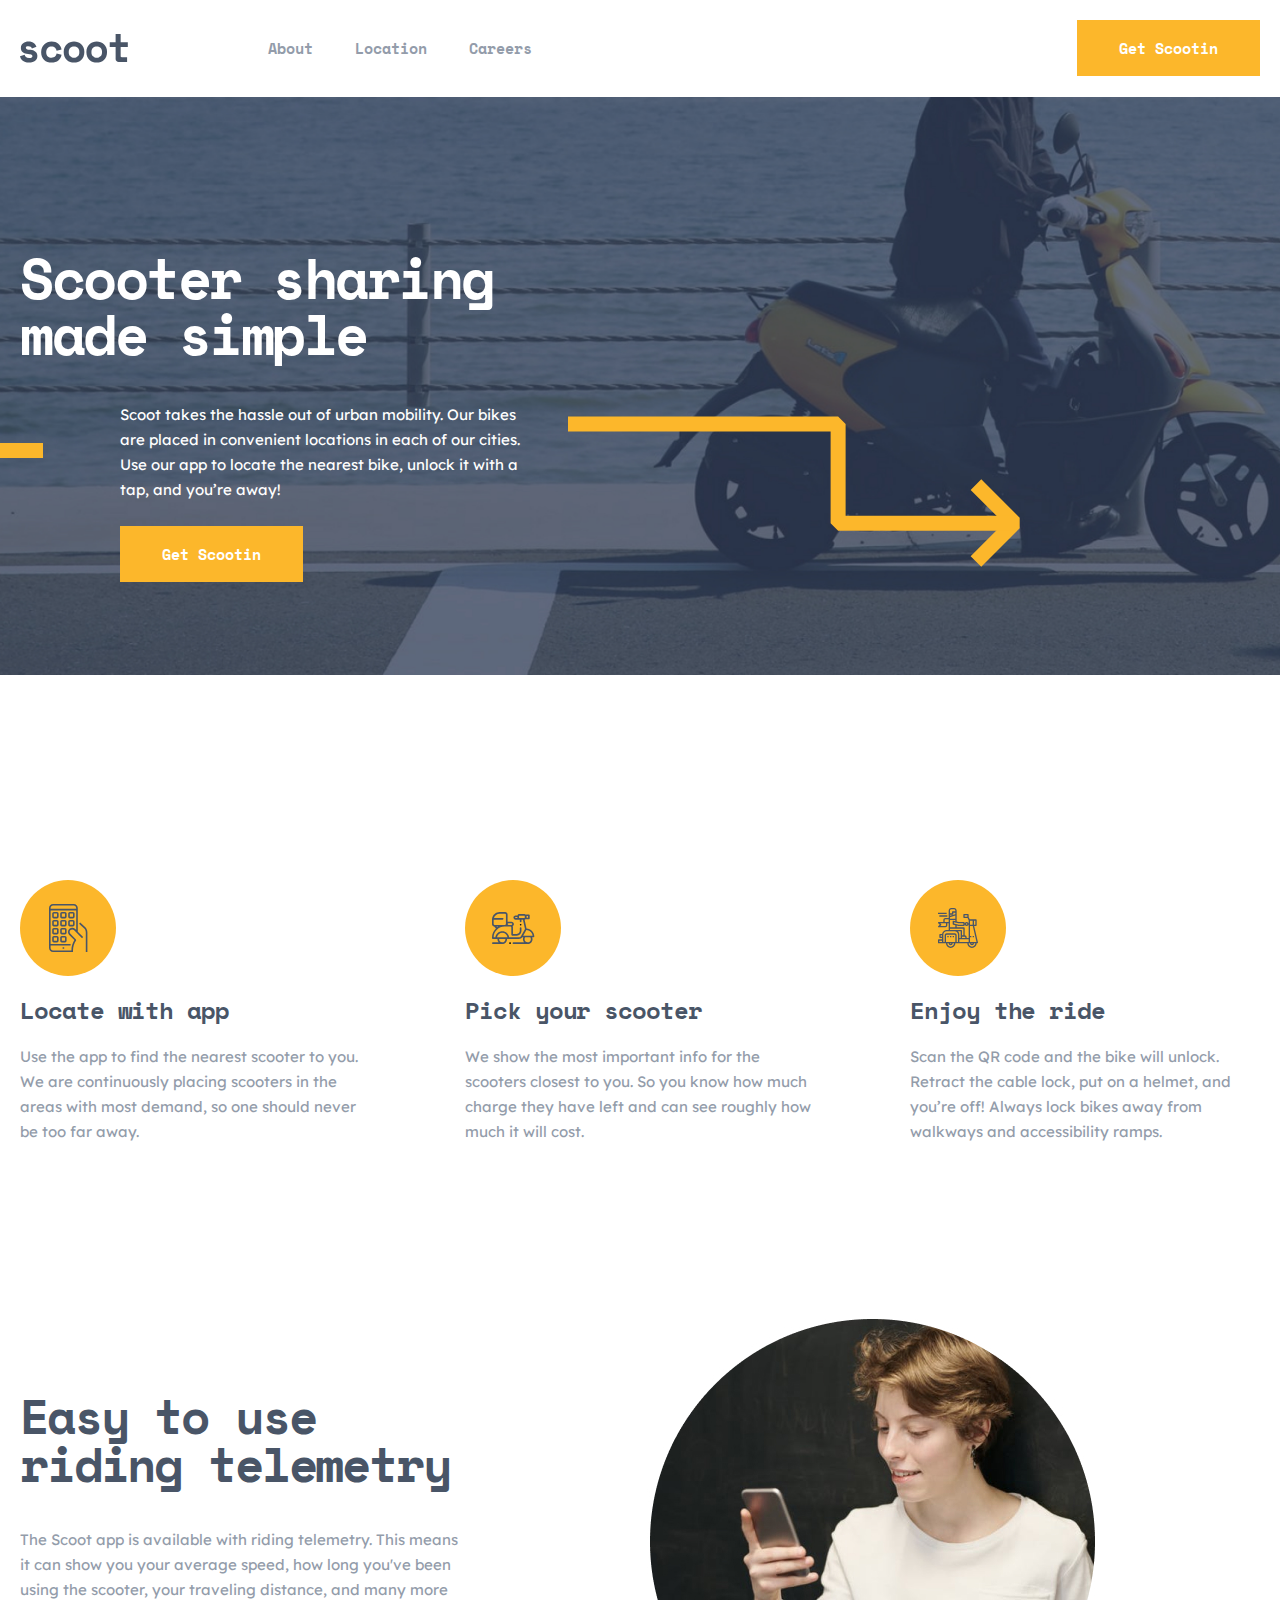
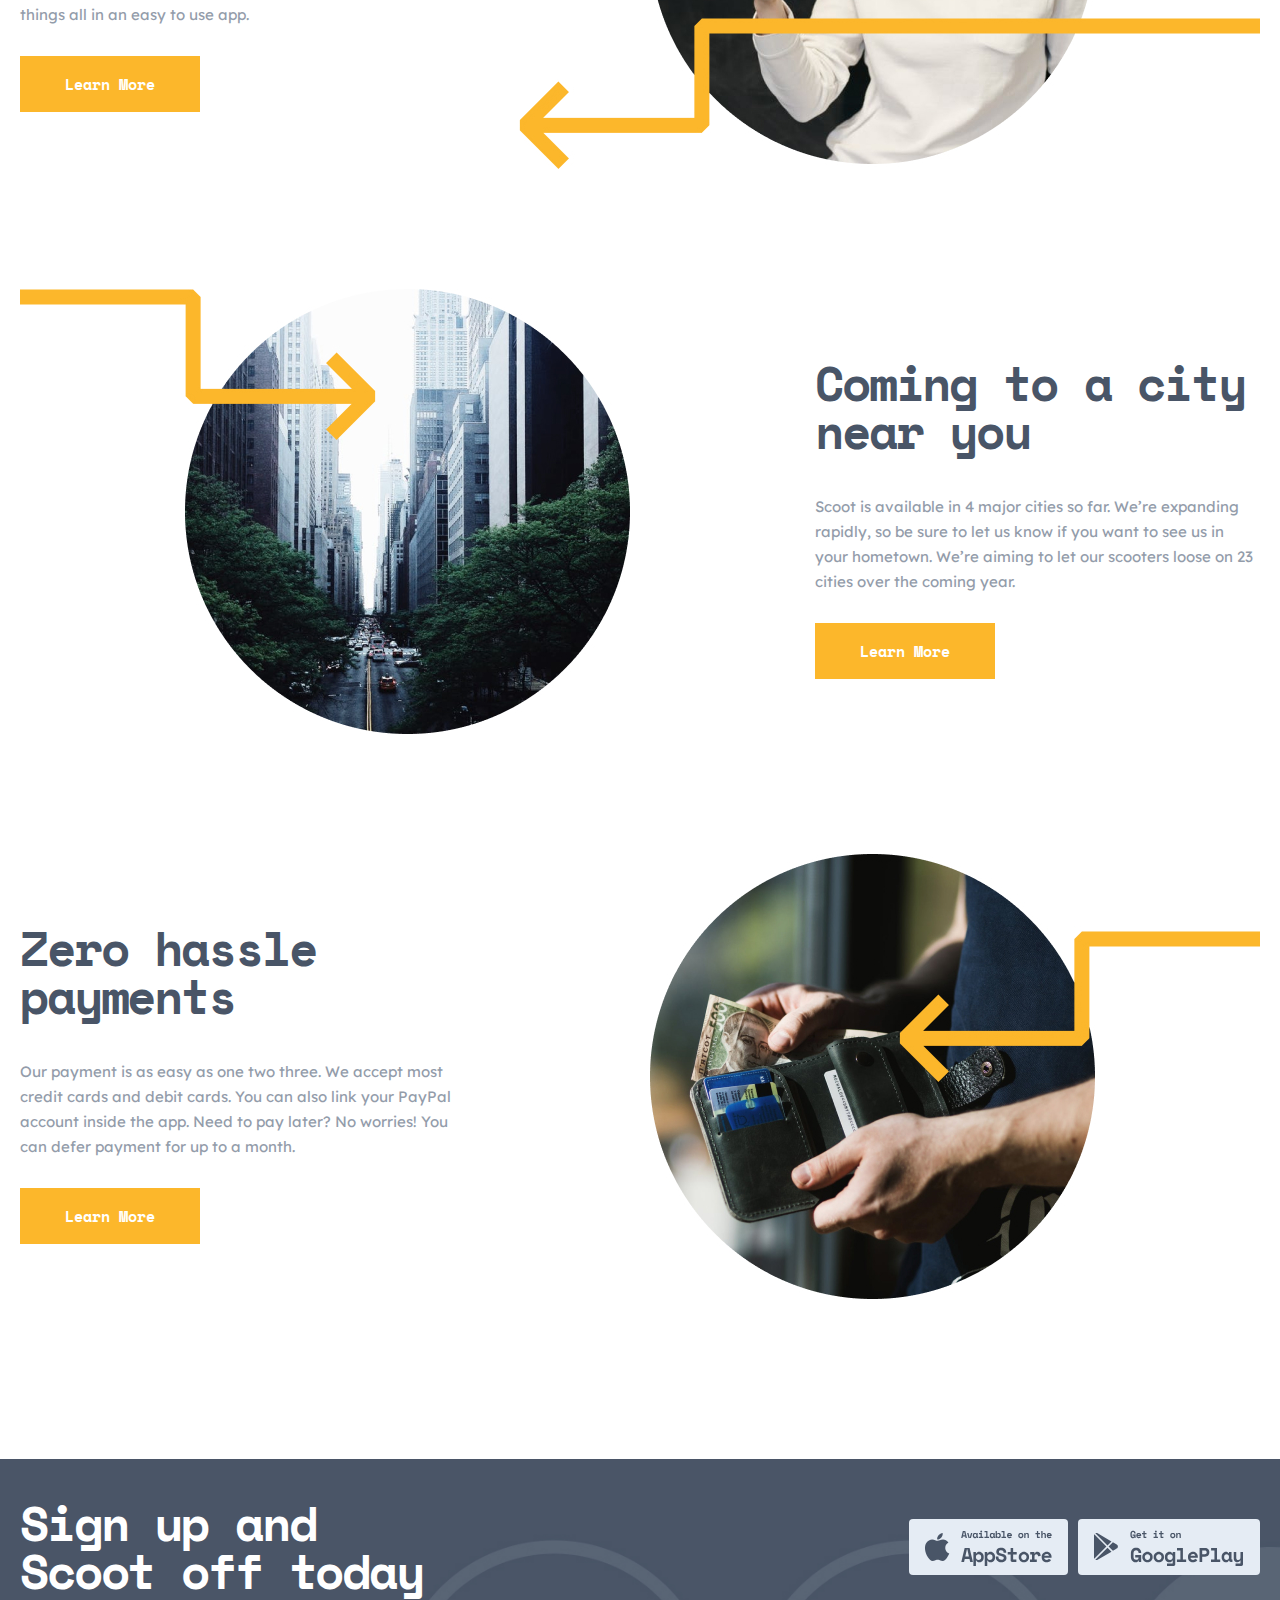
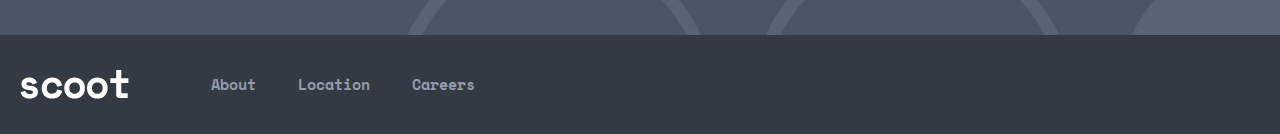
<file: index.html>
<!DOCTYPE html>
<html lang="en">

<head>
  <meta charset="UTF-8">
  <meta http-equiv="X-UA-Compatible" content="IE=edge">
  <meta name="viewport" content="width=device-width, initial-scale=1.0">
  <title>Scoot</title>
  <link rel="stylesheet" href="https://cdnjs.cloudflare.com/ajax/libs/font-awesome/6.2.1/css/all.min.css"
    integrity="sha512-MV7K8+y+gLIBoVD59lQIYicR65iaqukzvf/nwasF0nqhPay5w/9lJmVM2hMDcnK1OnMGCdVK+iQrJ7lzPJQd1w=="
    crossorigin="anonymous" referrerpolicy="no-referrer" />
  <link rel="stylesheet" href="./css/main.css">
</head>

<body>
  <!-- Getting started -->

  <!-- Header -->
  <header class="site-header">
    <h1 class="visually-hidden">Site scoot</h1>
    <div class="container">
      <div class="site-header__inner">
        <img class="menu-btn" src="./images/menu-btn.svg" alt="Menu button mobile">
        <div class="logo">
          <a href="./index.html">
            <img src="./images/header-logo.svg" alt="Site-header-logo">
          </a>
        </div>
        <nav class="navbar">
          <ul class="navbar__list">
            <li class="navbar__item">
              <a class="navbar__link" href="./about.html">About</a>
              <a class="navbar__link" href="./location.html">Location</a>
              <a class="navbar__link" href="./careers.html">Careers</a>
            </li>
          </ul>
        </nav>
        <div class="site-button">
          <a class="site-btnclass" href="#">Get Scootin</a>
        </div>
      </div>
    </div>
  </header>
  <!-- Header -->

  <main>
    <!-- Hero -->
    <section class="hero">
      <div class="container">
        <div class="hero__inner">
          <div class="hero__title">
            <h2>Scooter sharing made simple</h2>
            <div class="hero__text">
              <p>Scoot takes the hassle out of urban mobility. Our bikes are placed in convenient
                locations in each of our cities. Use our app to locate the nearest bike, unlock it with
                a tap, and you’re away!</p>
              <div class="site-button">
                <a class="site-btnclass " href="#">Get Scootin</a>
              </div>
            </div>
          </div>
        </div>
      </div>
    </section>
    <!-- Hero -->

    <!-- Services -->
    <section class="service">
      <div class="container">
        <div class="service__inner">
          <div class="service__boxes">
            <h3>Locate with app</h3>
            <p>Use the app to find the nearest scooter to you. We are continuously placing scooters in the areas with
              most demand, so one should never be too far away. </p>
          </div>
          <div class="service__boxes">
            <h3>Pick your scooter</h3>
            <p>We show the most important info for the scooters closest to you. So you know how much charge they have
              left and can see roughly how much it will cost.</p>
          </div>
          <div class="service__boxes">
            <h3>Enjoy the ride</h3>
            <p>Scan the QR code and the bike will unlock. Retract the cable lock, put on a helmet, and you’re off!
              Always lock bikes away from walkways and accessibility ramps.</p>
          </div>
        </div>
      </div>
    </section>
    <!-- Services -->

    <!-- Features -->
    <div class="features">
      <div class="container">
        <div class="features__lap">
          <div class="features__box">
            <h4>Easy to use
              riding telemetry</h4>
            <p>The Scoot app is available with riding telemetry. This means it can show you your average speed, how
              long you've been using the scooter, your traveling distance, and many more things all in an easy to use
              app.</p>
            <a href="#">Learn More</a>
          </div>
          <div class="features__pic">
            <img src="./images/features-img-1.jpg"
              srcset="./images/features-img-1.jpg 1x, ./images/features-img-1@2x.jpg 2x" alt="Features pic">
          </div>
        </div>

        <div class="features__lap">
          <div class="features__box">
            <h4>Coming to a city near you</h4>
            <p>Scoot is available in 4 major cities so far. We’re expanding rapidly, so be sure to let us know if you
              want to see us in your hometown. We’re aiming to let our scooters loose on 23 cities over the coming year.
            </p>
            <a href="#">Learn More</a>
          </div>
          <div class="features__pic">
            <img src="./images/features-img-2.jpg"
              srcset="./images/features-img-2.jpg 1x, ./images/features-img-2@2x.jpg 2x" alt="Features pic">
          </div>
        </div>

        <div class="features__lap">
          <div class="features__box">
            <h4>Zero hassle payments</h4>
            <p>Our payment is as easy as one two three. We accept most credit cards and debit cards. You can also link
              your PayPal account inside the app. Need to pay later? No worries! You can defer payment for up to a
              month.</p>
            <a href="#">Learn More</a>
          </div>
          <div class="features__pic">
            <img src="./images/features-img-3.jpg"
              srcset="./images/features-img-3.jpg 1x, ./images/features-img-3@2x.jpg 2x" alt="Features pic">
          </div>
        </div>
      </div>
    </div>
    <!-- Features -->

    <!-- Footer up -->
    <section class="footer-up">
      <div class="container">
        <div class="footer-up__inner">
          <div class="footer-up__content footer-up__content--first">
            <h2>Sign up and Scoot off today</h2>
          </div>
          <div class="footer-up__content footer-up__content--second">
            <a href="https://apple/com/scoot" target="_blank">
              <img src="./images/download-apple.svg" alt="Download AppleStore">
            </a>
            <a href="https://playstore.com/scoot" target="_blank">
              <img src="./images/download-googleplay.svg" alt="Download GooglePlay">
            </a>
          </div>
        </div>
      </div>
    </section>
    <!-- Footer up -->
  </main>

  <footer class="site-footer">
    <div class="container">
      <div class="site-footer__inner">
        <a href="#">
          <img src="./images/footer-logo.svg" alt="Footer logo">
        </a>
        <ul class="navbar__list">
          <li class="navbar__item">
            <a class="navbar__link" href="#">About</a>
            <a class="navbar__link" href="#">Location</a>
            <a class="navbar__link" href="#">Careers</a>
          </li>
        </ul>
        <div class="footer__networks">
          <a href="https://facebook.com" target="_blank" class="fa-brands fa-facebook"></a>
          <a href="https://twitter.com" target="_blank" class="fa-brands fa-twitter"></a>
          <a href="https://instagram.com" target="_blank" class="fa-brands fa-instagram"></a>
        </div>
      </div>
    </div>
  </footer>
</body>

</html>
<!--
     Git checkout -b '' yangi branch yaratadi 

     Git add . 'Hamma ozgarishlani oladi'
     Git commit -m 'Add smth' Commit qiladi branch
     Git checkout 'branch ismi' branchdan brancha otish
-->
</file>
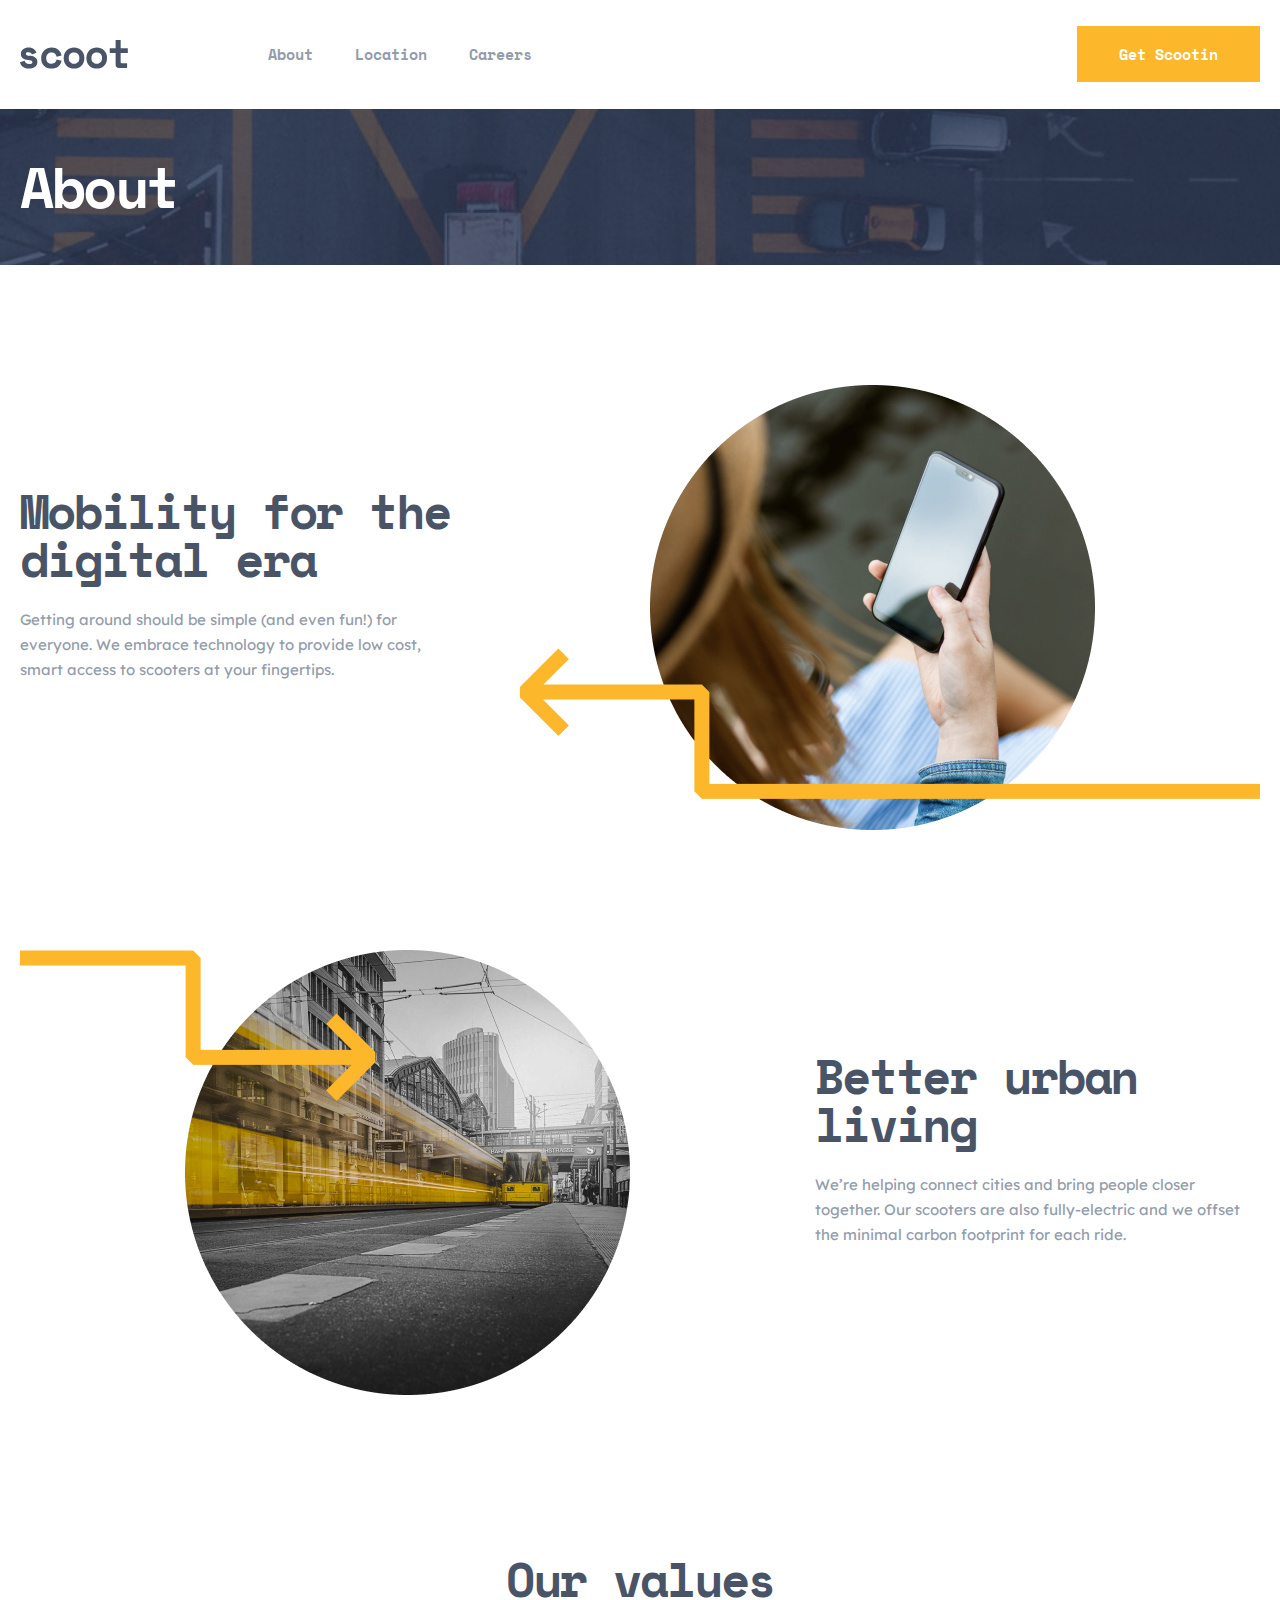
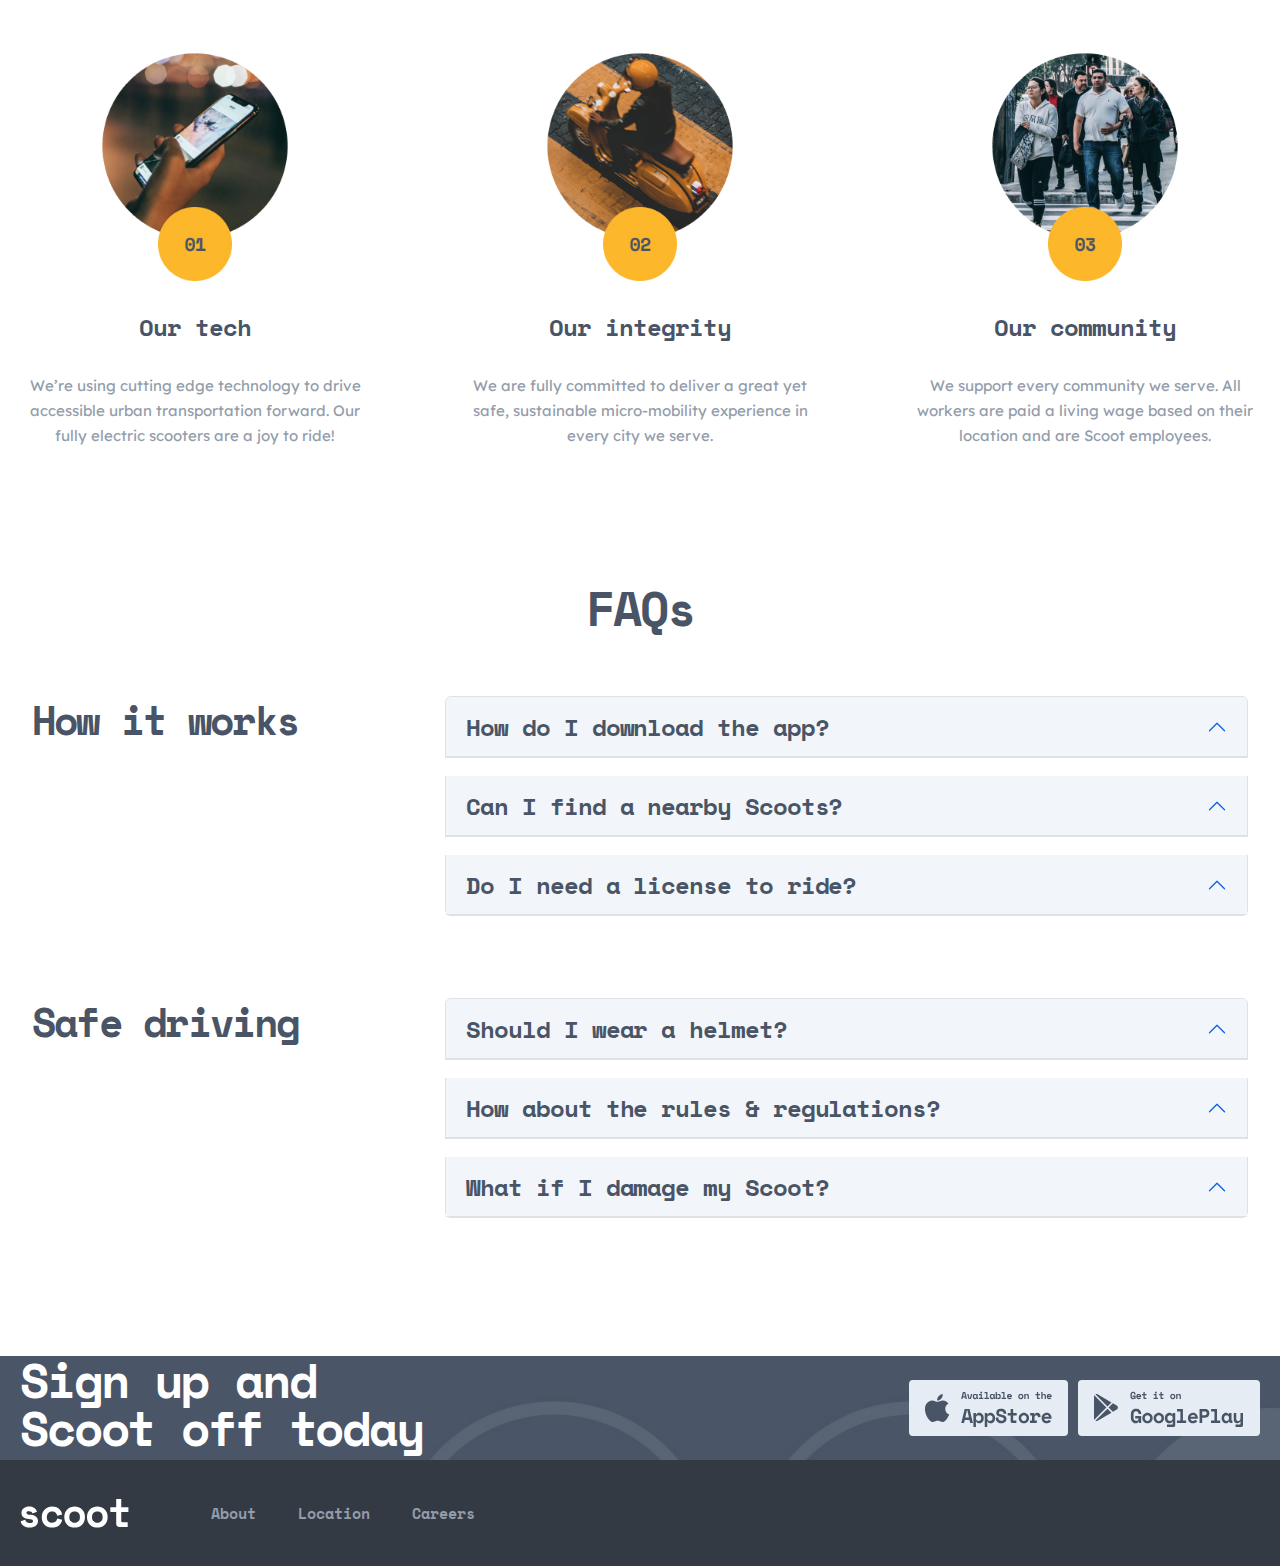
<file: about.html>
<!DOCTYPE html>
<html lang="en">

<head>
    <meta charset="UTF-8">
    <meta http-equiv="X-UA-Compatible" content="IE=edge">
    <meta name="viewport" content="width=device-width, initial-scale=1.0">
    <title>About us</title>
    <link rel="stylesheet" href="https://cdnjs.cloudflare.com/ajax/libs/font-awesome/6.2.1/css/all.min.css"
        integrity="sha512-MV7K8+y+gLIBoVD59lQIYicR65iaqukzvf/nwasF0nqhPay5w/9lJmVM2hMDcnK1OnMGCdVK+iQrJ7lzPJQd1w=="
        crossorigin="anonymous" referrerpolicy="no-referrer" />
    <link rel="stylesheet" href="./bootstrap-5.2.2-dist/bootstrap-5.2.2-dist/css/bootstrap.css">
    <link rel="stylesheet" href="./css/main.css">
</head>

<body>

    <!-- Header -->
    <header class="site-header">
        <h1 class="visually-hidden">Site scoot</h1>
        <div class="container">
            <div class="site-header__inner">
                <img class="menu-btn" src="./images/menu-btn.svg" alt="Menu button mobile">
                <div class="logo">
                    <a href="./index.html">
                        <img src="./images/header-logo.svg" alt="Site-header-logo">
                    </a>
                </div>
                <nav class="navbar">
                    <ul class="navbar__list">
                        <li class="navbar__item">
                            <a class="navbar__link" href="#">About</a>
                            <a class="navbar__link" href="./location.html">Location</a>
                            <a class="navbar__link" href="./careers.html">Careers</a>
                        </li>
                    </ul>
                </nav>
                <div class="site-button">
                    <a class="site-btnclass" href="#">Get Scootin</a>
                </div>
            </div>
        </div>
    </header>
    <!-- Header -->

    <!-- Hero -->
    <main>
        <section class="hero hero--second">
            <div class="container">
                <div class="hero__title">
                    <h2>About</h2>
                </div>
            </div>
        </section>
        <!-- Hero -->

        <!-- Features -->
        <section class="features">
            <div class="container">
                <div class="features__lap">
                    <div class="features__box">
                        <h4>Mobility for the digital era</h4>
                        <p>Getting around should be simple (and even fun!) for everyone. We embrace technology to
                            provide
                            low cost, smart access to scooters at your fingertips.</p>
                    </div>
                    <div class="features__pic">
                        <img src="./images/about-feature-1.jpg"
                            srcset="./images/about-feature-1.jpg 1x, ./images/about-feature-1@2x.jpg 2x"
                            alt="Features pic">
                    </div>
                </div>

                <div class="features__lap">
                    <div class="features__box">
                        <h4>Better urban living</h4>
                        <p>We’re helping connect cities and bring people closer together. Our scooters are also
                            fully-electric and we offset the minimal carbon footprint for each ride.
                        </p>
                    </div>
                    <div class="features__pic">
                        <img src="./images/about-feature-2.jpg"
                            srcset="./images/about-feature-2.jpg 1x, ./images/about-feature-2@2x.jpg 2x"
                            alt="Features pic">
                    </div>
                </div>
            </div>
        </section>
        <!-- Features -->

        <!-- Values -->
        <section class="values">
            <div class="container">
                <h2>Our values</h2>
                <div class="values__inner">
                    <div class="values__box values__box--first">
                        <h3 class="values__title">Our tech</h3>
                        <p>We’re using cutting edge technology to drive accessible urban transportation forward. Our
                            fully electric scooters are a joy to ride!</p>
                    </div>
                    <div class="values__box values__box--second">
                        <h3 class="values__title">Our integrity</h3>
                        <p>We are fully committed to deliver a great yet safe, sustainable micro-mobility experience in
                            every city we serve.</p>
                    </div>
                    <div class="values__box values__box--third">
                        <h3 class="values__title">Our community</h3>
                        <p>We support every community we serve. All workers are paid a living wage based on their
                            location and are Scoot employees.</p>
                    </div>
                </div>
            </div>
        </section>
        <!-- Values -->

        <!-- FAQs -->
        <div class="faq">
            <div class="container">
                <h2>FAQs</h2>
                <div class="row faq__inner">
                    <div class="col-12 col-sm-12 col-md-6 col-lg-4 faq__box">
                        <h3 class="mb-3">How it works</h3>
                    </div>

                    <div class="col-12 col-sm-12 col-md-6 col-lg-8 faq__box">
                        <div class="accordion" id="accordionExample">
                            <!-- 1-accordion -->
                            <div class="accordion-item">
                                <h2 class="accordion-header" id="headingOne">
                                    <button class="accordion-button" type="button" data-bs-toggle="collapse"
                                        data-bs-target="#collapseOne" aria-controls="collapseOne">
                                        How do I download the app?
                                    </button>
                                </h2>
                                <div id="collapseOne" class="accordion-collapse collapse" aria-labelledby="headingOne"
                                    data-bs-parent="#accordionExample">
                                    <div class="accordion-body">
                                        <p>To download the Scoot app, you can search “Scoot” in both the App and Google
                                            Play stores. An even simpler way to do it would be to click the relevant
                                            link at the bottom of this page and you’ll be re-directed to the correct
                                            page.</p>
                                    </div>
                                </div>
                            </div>

                            <!-- 2-accordion -->
                            <div class="accordion-item">
                                <h2 class="accordion-header" id="headingOne">
                                    <button class="accordion-button" type="button" data-bs-toggle="collapse"
                                        data-bs-target="#collapseTwo" aria-controls="collapseOne">
                                        Can I find a nearby Scoots?
                                    </button>
                                </h2>
                                <div id="collapseTwo" class="accordion-collapse collapse " aria-labelledby="headingOne"
                                    data-bs-parent="#accordionExample">
                                    <div class="accordion-body">
                                        <p>Yes absolutely, and also We can deliver it to your desired place!</p>
                                    </div>
                                </div>
                            </div>

                            <!-- 3-accordion -->
                            <div class="accordion-item">
                                <h2 class="accordion-header" id="headingOne">
                                    <button class="accordion-button" type="button" data-bs-toggle="collapse"
                                        data-bs-target="#collapseThree" aria-controls="collapseOne">
                                        Do I need a license to ride?
                                    </button>
                                </h2>
                                <div id="collapseThree" class="accordion-collapse collapse "
                                    aria-labelledby="headingOne" data-bs-parent="#accordionExample">
                                    <div class="accordion-body">
                                        <p>No, It is not required to have a license at the beginning!</p>
                                    </div>
                                </div>
                            </div>

                        </div>

                    </div>
                </div>

                <!-- 2-SECTION OF ACCORDION -->
                <div class="row faq__inner">
                    <div class="col-12 col-sm-12 col-md-6 col-lg-4 faq__box">
                        <h3 class="mb-3">Safe driving</h3>
                    </div>

                    <div class="col-12 col-sm-12 col-md-6 col-lg-8 faq__box">
                        <div class="accordion" id="accordionExample">
                            <!-- 1-accordion -->
                            <div class="accordion-item">
                                <h2 class="accordion-header" id="headingOne">
                                    <button class="accordion-button" type="button" data-bs-toggle="collapse"
                                        data-bs-target="#collapseFourth" aria-controls="collapseOne">
                                        Should I wear a helmet?
                                    </button>
                                </h2>
                                <div id="collapseFourth" class="accordion-collapse collapse"
                                    aria-labelledby="headingOne" data-bs-parent="#accordionExample">
                                    <div class="accordion-body">
                                        <p>Yes, please do! All cities have different laws. But we strongly strongly
                                            strongly recommend always wearing a helmet regardless of the local laws. We
                                            like you and we want you to be as safe as possible while Scooting.</p>
                                    </div>
                                </div>
                            </div>

                            <!-- 2-accordion -->
                            <div class="accordion-item">
                                <h2 class="accordion-header" id="headingOne">
                                    <button class="accordion-button" type="button" data-bs-toggle="collapse"
                                        data-bs-target="#collapseFifth" aria-controls="collapseOne">
                                        How about the rules & regulations?
                                    </button>
                                </h2>
                                <div id="collapseFifth" class="accordion-collapse collapse "
                                    aria-labelledby="headingOne" data-bs-parent="#accordionExample">
                                    <div class="accordion-body">
                                        <p>There are no rules at all.</p>
                                    </div>
                                </div>
                            </div>

                            <!-- 3-accordion -->
                            <div class="accordion-item">
                                <h2 class="accordion-header" id="headingOne">
                                    <button class="accordion-button" type="button" data-bs-toggle="collapse"
                                        data-bs-target="#collapseSixth" aria-controls="collapseOne">
                                        What if I damage my Scoot?
                                    </button>
                                </h2>
                                <div id="collapseSixth" class="accordion-collapse collapse "
                                    aria-labelledby="headingOne" data-bs-parent="#accordionExample">
                                    <div class="accordion-body">
                                        <p>Do not worry, we can give a new one!</p>
                                    </div>
                                </div>
                            </div>

                        </div>
                    </div>
                </div>
            </div>
        </div>
        <!-- FAQs -->

        <!-- Footer up -->
        <section class="footer-up">
            <div class="container">
                <div class="footer-up__inner">
                    <div class="footer-up__content footer-up__content--first">
                        <h2>Sign up and Scoot off today</h2>
                    </div>
                    <div class="footer-up__content footer-up__content--second">
                        <a href="https://apple/com/scoot" target="_blank">
                            <img src="./images/download-apple.svg" alt="Download AppleStore">
                        </a>
                        <a href="https://playstore.com/scoot" target="_blank">
                            <img src="./images/download-googleplay.svg" alt="Download GooglePlay">
                        </a>
                    </div>
                </div>
            </div>
        </section>
        <!-- Footer up -->
    </main>

    <footer class="site-footer">
        <div class="container">
            <div class="site-footer__inner">
                <a href="#">
                    <img src="./images/footer-logo.svg" alt="Footer logo">
                </a>
                <ul class="navbar__list">
                    <li class="navbar__item">
                        <a class="navbar__link" href="#">About</a>
                        <a class="navbar__link" href="#">Location</a>
                        <a class="navbar__link" href="#">Careers</a>
                    </li>
                </ul>
                <div class="footer__networks">
                    <a href="https://facebook.com" target="_blank" class="fa-brands fa-facebook"></a>
                    <a href="https://twitter.com" target="_blank" class="fa-brands fa-twitter"></a>
                    <a href="https://instagram.com" target="_blank" class="fa-brands fa-instagram"></a>
                </div>
            </div>
        </div>
    </footer>

    <script src="./bootstrap-5.2.2-dist/js/bootstrap.js"></script>
</body>

</html>
</file>
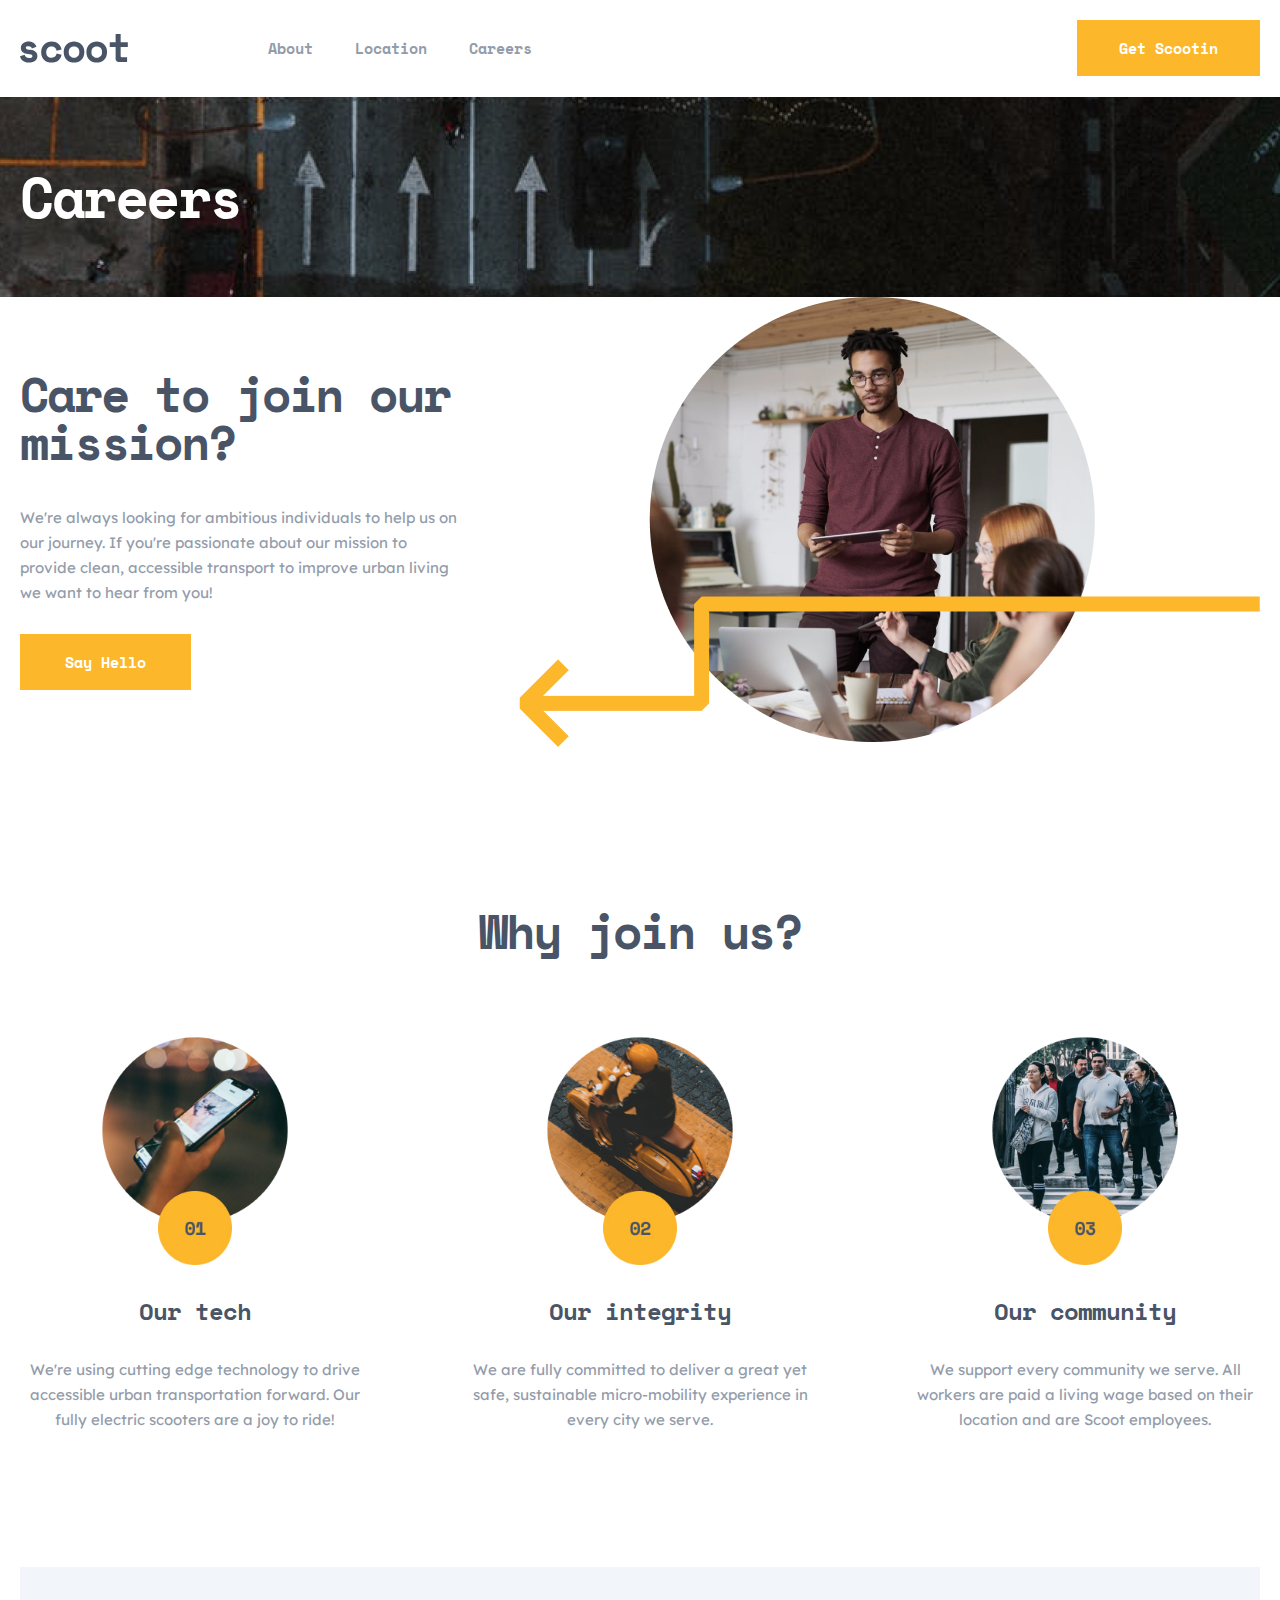
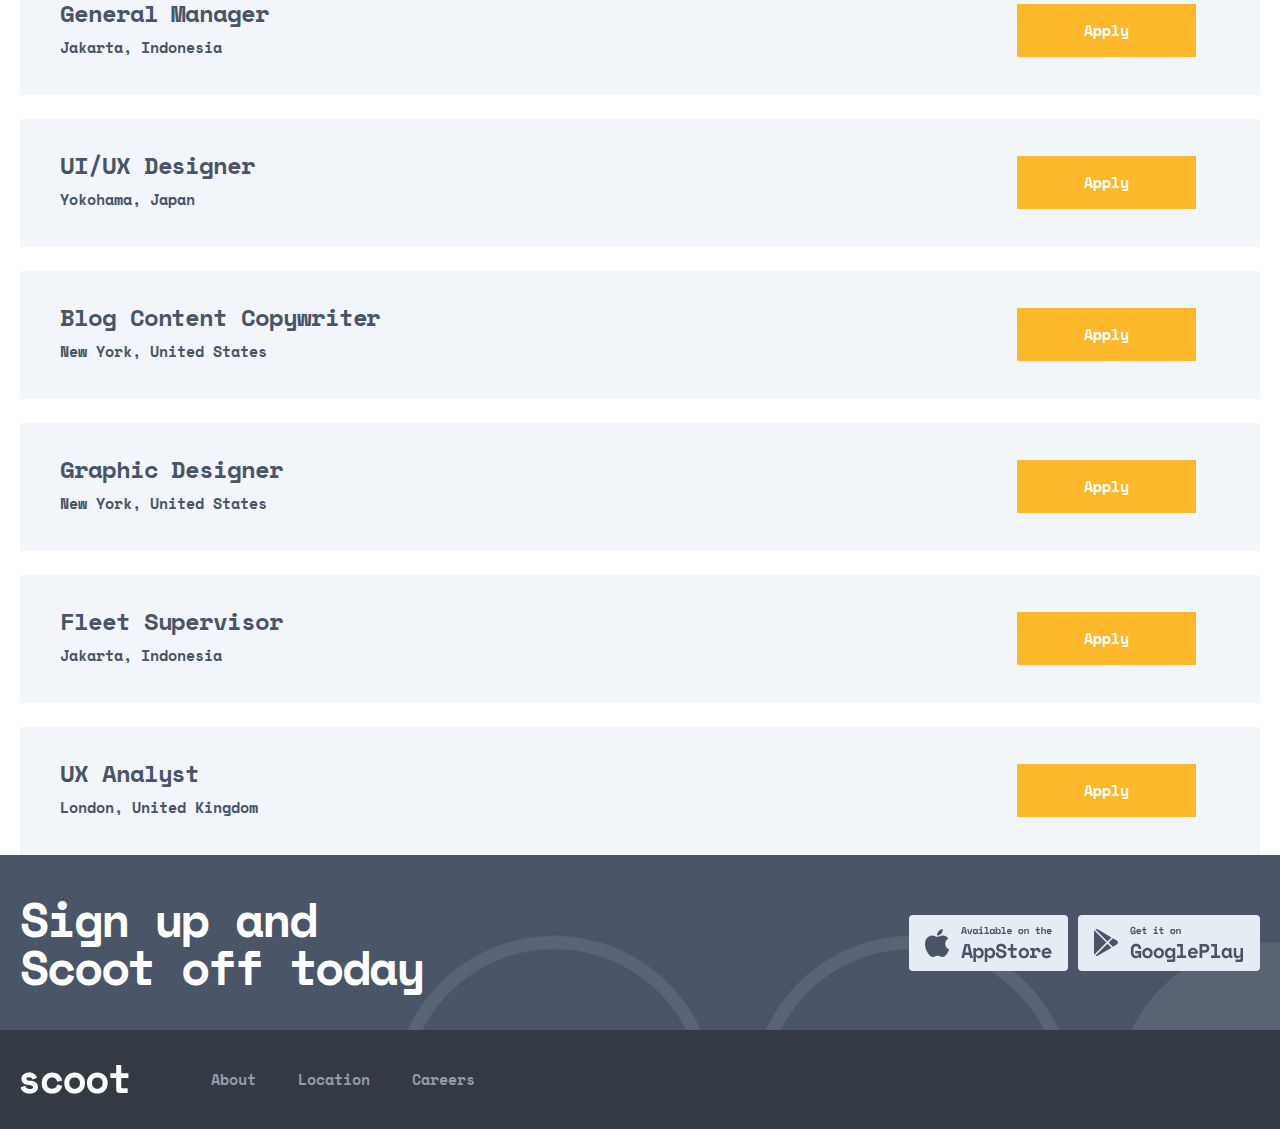
<file: careers.html>
<!DOCTYPE html>
<html lang="en">

<head>
    <meta charset="UTF-8">
    <meta http-equiv="X-UA-Compatible" content="IE=edge">
    <meta name="viewport" content="width=device-width, initial-scale=1.0">
    <title>Careers </title>
    <link rel="stylesheet" href="https://cdnjs.cloudflare.com/ajax/libs/font-awesome/6.2.1/css/all.min.css"
        integrity="sha512-MV7K8+y+gLIBoVD59lQIYicR65iaqukzvf/nwasF0nqhPay5w/9lJmVM2hMDcnK1OnMGCdVK+iQrJ7lzPJQd1w=="
        crossorigin="anonymous" referrerpolicy="no-referrer" />
    <link rel="stylesheet" href="./css/main.css">
</head>

<body>
    <header class="site-header">
        <h1 class="visually-hidden">Site scoot</h1>
        <div class="container">
            <div class="site-header__inner">
                <img class="menu-btn" src="./images/menu-btn.svg" alt="Menu button mobile">
                <div class="logo">
                    <a href="./index.html">
                        <img src="./images/header-logo.svg" alt="Site-header-logo">
                    </a>
                </div>
                <nav class="navbar">
                    <ul class="navbar__list">
                        <li class="navbar__item">
                            <a class="navbar__link" href="./about.html">About</a>
                            <a class="navbar__link" href="./location.html">Location</a>
                            <a class="navbar__link" href="./careers.html">Careers</a>
                        </li>
                    </ul>
                </nav>
                <div class="site-button">
                    <a class="site-btnclass" href="#">Get Scootin</a>
                </div>
            </div>
        </div>
    </header>

    <main>
        <section class="careers-hero ">
            <div class="container">
                <h2 class="careers__title">Careers</h2>
            </div>
        </section>

        <section class="features">
            <div class="container">
                <div class="features__lap">
                    <div class="features__box">
                        <h4>Care to join our mission?</h4>
                        <p>We're always looking for ambitious individuals to help us on our journey. If you're
                            passionate about our mission to provide clean, accessible transport to improve urban living
                            we want to hear from you!</p>
                        <a class="join" href="#">Say Hello</a>
                    </div>
                    <div class="features__pic">
                        <img src="./images/careers-img.png">
                    </div>
                </div>
            </div>
            </div>
            </div>
        </section>

        <section class="values">
            <div class="container">
                <h2>Why join us?</h2>
                <div class="values__inner">
                    <div class="values__box values__box--first">
                        <h3 class="values__title">Our tech</h3>
                        <p>We're using cutting edge technology to drive accessible urban transportation forward. Our
                            fully electric scooters are a joy to ride!</p>
                    </div>
                    <div class="values__box values__box--second">
                        <h3 class="values__title">Our integrity</h3>
                        <p>We are fully committed to deliver a great yet safe, sustainable micro-mobility experience in
                            every city we serve.</p>
                    </div>
                    <div class="values__box values__box--third">
                        <h3 class="values__title">Our community</h3>
                        <p>We support every community we serve. All workers are paid a living wage based on their
                            location and are Scoot employees.</p>
                    </div>
                </div>
            </div>
        </section>

        <section class="sidebar">
            <div class="container">
                <div class="sidebar__inner">
                    <ul class="sidebar__list">
                        <li class="sidebar__item">
                            <div class="sidebar-content">
                                <h4 class="sidebar__title">General Manager</h4>
                                <p class="sidebar__text">Jakarta, Indonesia</p>
                            </div>
                            <a class="sidebar__link" href="#">Apply</a>
                        </li>

                        <li class="sidebar__item">
                            <div class="sidebar-content">
                                <h4 class="sidebar__title">UI/UX Designer</h4>
                                <p class="sidebar__text">Yokohama, Japan</p>
                            </div>
                            <a class="sidebar__link" href="#">Apply</a>
                        </li>

                        <li class="sidebar__item">
                            <div class="sidebar-content">
                                <h4 class="sidebar__title">Blog Content Copywriter</h4>
                                <p class="sidebar__text">New York, United States</p>
                            </div>
                            <a class="sidebar__link" href="#">Apply</a>
                        </li>

                        <li class="sidebar__item">
                            <div class="sidebar-content">
                                <h4 class="sidebar__title">Graphic Designer</h4>
                                <p class="sidebar__text">New York, United States</p>
                            </div>
                            <a class="sidebar__link" href="#">Apply</a>
                        </li>

                        <li class="sidebar__item">
                            <div class="sidebar-content">
                                <h4 class="sidebar__title">Fleet Supervisor</h4>
                                <p class="sidebar__text">Jakarta, Indonesia</p>
                            </div>
                            <a class="sidebar__link" href="#">Apply</a>
                        </li>

                        <li class="sidebar__item">
                            <div class="sidebar-content">
                                <h4 class="sidebar__title">UX Analyst</h4>
                                <p class="sidebar__text">London, United Kingdom</p>
                            </div>
                            <a class="sidebar__link" href="#">Apply</a>
                        </li>
                    </ul>
                </div>
            </div>
        </section>
        <section class="footer-up">
            <div class="container">
              <div class="footer-up__inner">
                <div class="footer-up__content footer-up__content--first">
                  <h2>Sign up and Scoot off today</h2>
                </div>
                <div class="footer-up__content footer-up__content--second">
                  <a href="https://apple/com/scoot" target="_blank">
                    <img src="./images/download-apple.svg" alt="Download AppleStore">
                  </a>
                  <a href="https://playstore.com/scoot" target="_blank">
                    <img src="./images/download-googleplay.svg" alt="Download GooglePlay">
                  </a>
                </div>
              </div>
            </div>
          </section>
    </main>

    <footer class="site-footer">
        <div class="container">
          <div class="site-footer__inner">
            <a href="#">
              <img src="./images/footer-logo.svg" alt="Footer logo">
            </a>
            <ul class="navbar__list">
              <li class="navbar__item">
                <a class="navbar__link" href="#">About</a>
                <a class="navbar__link" href="#">Location</a>
                <a class="navbar__link" href="#">Careers</a>
              </li>
            </ul>
            <div class="footer__networks">
              <a href="https://facebook.com" target="_blank" class="fa-brands fa-facebook"></a>
              <a href="https://twitter.com" target="_blank" class="fa-brands fa-twitter"></a>
              <a href="https://instagram.com" target="_blank" class="fa-brands fa-instagram"></a>
            </div>
          </div>
        </div>
      </footer>
</body>

</html>
</file>
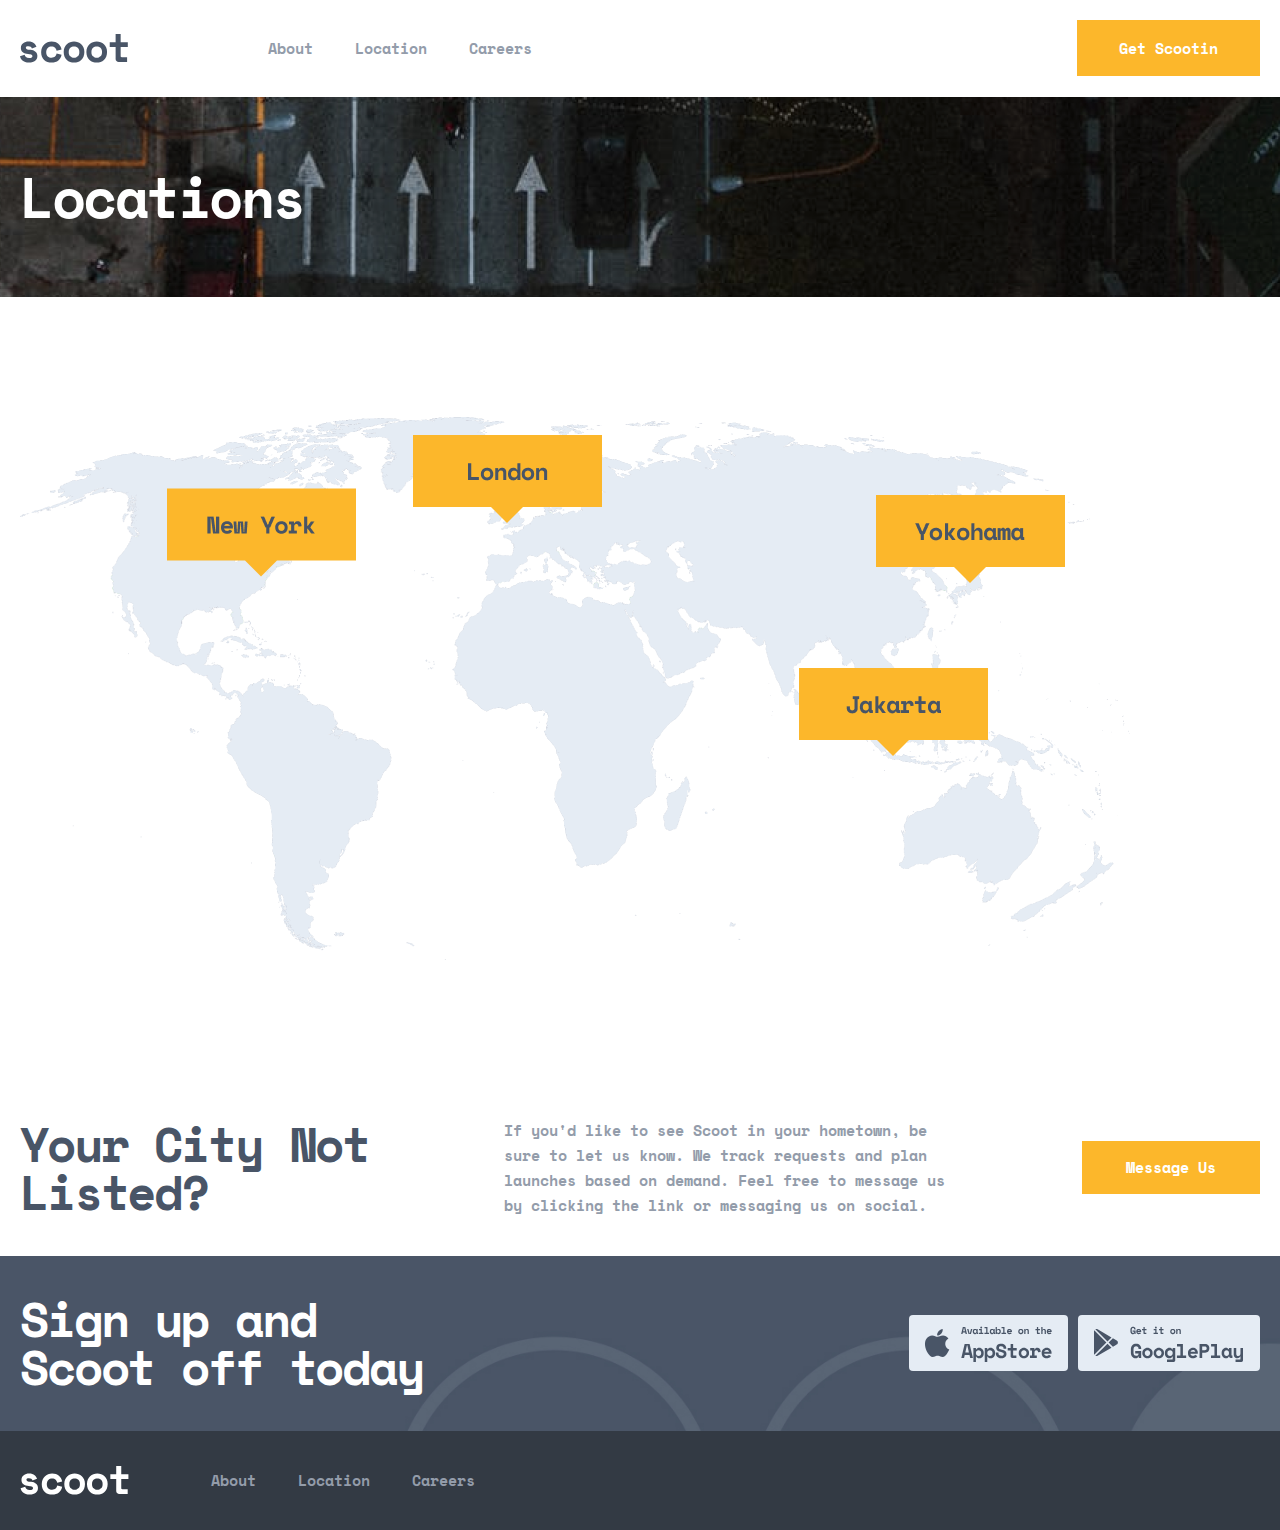
<file: location.html>
<!DOCTYPE html>
<html lang="en">

<head>
    <meta charset="UTF-8">
    <meta http-equiv="X-UA-Compatible" content="IE=edge">
    <meta name="viewport" content="width=device-width, initial-scale=1.0">
    <title>Careers </title>
    <link rel="stylesheet" href="https://cdnjs.cloudflare.com/ajax/libs/font-awesome/6.2.1/css/all.min.css"
        integrity="sha512-MV7K8+y+gLIBoVD59lQIYicR65iaqukzvf/nwasF0nqhPay5w/9lJmVM2hMDcnK1OnMGCdVK+iQrJ7lzPJQd1w=="
        crossorigin="anonymous" referrerpolicy="no-referrer">
    <link rel="stylesheet" href="./css/main.css">
</head>

<body>
    <header class="site-header">
        <h1 class="visually-hidden">scoot</h1>
        <div class="container">
            <div class="site-header__inner">
                <img class="menu-btn" src="./images/menu-btn.svg" alt="Menu button mobile">
                <div class="logo">
                    <a href="./index.html">
                        <img src="./images/header-logo.svg" alt="Site-header-logo">
                    </a>
                </div>
                <nav class="navbar">
                    <ul class="navbar__list">
                        <li class="navbar__item">
                            <a class="navbar__link" href="./about.html">About</a>
                            <a class="navbar__link" href="#">Location</a>
                            <a class="navbar__link" href="./careers.html">Careers</a>
                        </li>
                    </ul>
                </nav>
                <div class="site-button">
                    <a class="site-btnclass" href="#">Get Scootin</a>
                </div>
            </div>
        </div>
    </header>

    <main>
        <section class="careers-hero ">
            <div class="container">
                <h2 class="careers__title">Locations</h2>
            </div>
        </section>

        <section class="lacation__card">
            <h2 class="visually-hidden">Location card</h2>
            <div class="container">
                <img src="./images/location-bg-img.png" alt="Card yevropa">
            </div>
        </section>

        <section class="location__city">
            <div class="container">
                <div class="location__city-inner">
                    <div class="location_title">
                        <h2 class="location__city-title">Your City Not Listed?</h2>
                    </div>
                    <div class="location__deck">
                        <p class="location__city-text">If you'd like to see Scoot in your hometown, be sure to let us
                            know.
                            We track requests and plan
                            launches based on demand. Feel free to message us by clicking the link or messaging us on
                            social.</p>
                    </div>
                    <a class="location__link" href="#">Message Us</a>
                </div>
            </div>
        </section>

        <section class="footer-up">
            <div class="container">
                <div class="footer-up__inner">
                    <div class="footer-up__content footer-up__content--first">
                        <h2>Sign up and Scoot off today</h2>
                    </div>
                    <div class="footer-up__content footer-up__content--second">
                        <a href="https://apple/com/scoot" target="_blank">
                            <img src="./images/download-apple.svg" alt="Download AppleStore">
                        </a>
                        <a href="https://playstore.com/scoot" target="_blank">
                            <img src="./images/download-googleplay.svg" alt="Download GooglePlay">
                        </a>
                    </div>
                </div>
            </div>
        </section>
    </main>
    <footer class="site-footer">
        <div class="container">
            <div class="site-footer__inner">
                <a href="#">
                    <img src="./images/footer-logo.svg" alt="Footer logo">
                </a>
                <ul class="navbar__list">
                    <li class="navbar__item">
                        <a class="navbar__link" href="#">About</a>
                        <a class="navbar__link" href="#">Location</a>
                        <a class="navbar__link" href="#">Careers</a>
                    </li>
                </ul>
                <div class="footer__networks">
                    <a href="https://facebook.com" target="_blank" class="fa-brands fa-facebook"></a>
                    <a href="https://twitter.com" target="_blank" class="fa-brands fa-twitter"></a>
                    <a href="https://instagram.com" target="_blank" class="fa-brands fa-instagram"></a>
                </div>
            </div>
        </div>
    </footer>
</body>

</html>
</file>
<file: css/main.css>
@font-face {
  font-family: "Space Mono";
  src: url("../fonts/font/SpaceMono-Bold.woff2") format("woff2"), url("../fonts/font/SpaceMono-Bold.woff") format("woff");
  font-weight: bold;
  display: swap;
  font-style: normal;
  font-display: swap;
}
@font-face {
  font-family: "Lexend Deca";
  src: url("../fonts/font/LexendDeca-Regular.woff2") format("woff2"), url("../fonts/font/LexendDeca-Regular.woff") format("woff");
  font-weight: normal;
  display: swap;
  font-style: normal;
  font-display: swap;
}
/*! normalize.css v8.0.1 | MIT License | github.com/necolas/normalize.css */
/* Document
   ========================================================================== */
/**
 * 1. Correct the line height in all browsers.
 * 2. Prevent adjustments of font size after orientation changes in iOS.
 */
html {
  line-height: 1.15; /* 1 */
  -webkit-text-size-adjust: 100%; /* 2 */
}

/* Sections
   ========================================================================== */
/**
 * Remove the margin in all browsers.
 */
body {
  margin: 0;
}

/**
 * Render the `main` element consistently in IE.
 */
main {
  display: block;
}

/**
 * Correct the font size and margin on `h1` elements within `section` and
 * `article` contexts in Chrome, Firefox, and Safari.
 */
h1 {
  font-size: 2em;
  margin: 0.67em 0;
}

/* Grouping content
   ========================================================================== */
/**
 * 1. Add the correct box sizing in Firefox.
 * 2. Show the overflow in Edge and IE.
 */
hr {
  box-sizing: content-box; /* 1 */
  height: 0; /* 1 */
  overflow: visible; /* 2 */
}

/**
 * 1. Correct the inheritance and scaling of font size in all browsers.
 * 2. Correct the odd `em` font sizing in all browsers.
 */
pre {
  font-family: monospace, monospace; /* 1 */
  font-size: 1em; /* 2 */
}

/* Text-level semantics
   ========================================================================== */
/**
 * Remove the gray background on active links in IE 10.
 */
a {
  background-color: transparent;
}

/**
 * 1. Remove the bottom border in Chrome 57-
 * 2. Add the correct text decoration in Chrome, Edge, IE, Opera, and Safari.
 */
abbr[title] {
  border-bottom: none; /* 1 */
  text-decoration: underline; /* 2 */
  -webkit-text-decoration: underline dotted;
          text-decoration: underline dotted; /* 2 */
}

/**
 * Add the correct font weight in Chrome, Edge, and Safari.
 */
b,
strong {
  font-weight: bolder;
}

/**
 * 1. Correct the inheritance and scaling of font size in all browsers.
 * 2. Correct the odd `em` font sizing in all browsers.
 */
code,
kbd,
samp {
  font-family: monospace, monospace; /* 1 */
  font-size: 1em; /* 2 */
}

/**
 * Add the correct font size in all browsers.
 */
small {
  font-size: 80%;
}

/**
 * Prevent `sub` and `sup` elements from affecting the line height in
 * all browsers.
 */
sub,
sup {
  font-size: 75%;
  line-height: 0;
  position: relative;
  vertical-align: baseline;
}

sub {
  bottom: -0.25em;
}

sup {
  top: -0.5em;
}

/* Embedded content
   ========================================================================== */
/**
 * Remove the border on images inside links in IE 10.
 */
img {
  border-style: none;
}

/* Forms
   ========================================================================== */
/**
 * 1. Change the font styles in all browsers.
 * 2. Remove the margin in Firefox and Safari.
 */
button,
input,
optgroup,
select,
textarea {
  font-family: inherit; /* 1 */
  font-size: 100%; /* 1 */
  line-height: 1.15; /* 1 */
  margin: 0; /* 2 */
}

/**
 * Show the overflow in IE.
 * 1. Show the overflow in Edge.
 */
button,
input {
  /* 1 */
  overflow: visible;
}

/**
 * Remove the inheritance of text transform in Edge, Firefox, and IE.
 * 1. Remove the inheritance of text transform in Firefox.
 */
button,
select {
  /* 1 */
  text-transform: none;
}

/**
 * Correct the inability to style clickable types in iOS and Safari.
 */
button,
[type=button],
[type=reset],
[type=submit] {
  -webkit-appearance: button;
}

/**
 * Remove the inner border and padding in Firefox.
 */
button::-moz-focus-inner,
[type=button]::-moz-focus-inner,
[type=reset]::-moz-focus-inner,
[type=submit]::-moz-focus-inner {
  border-style: none;
  padding: 0;
}

/**
 * Restore the focus styles unset by the previous rule.
 */
button:-moz-focusring,
[type=button]:-moz-focusring,
[type=reset]:-moz-focusring,
[type=submit]:-moz-focusring {
  outline: 1px dotted ButtonText;
}

/**
 * Correct the padding in Firefox.
 */
fieldset {
  padding: 0.35em 0.75em 0.625em;
}

/**
 * 1. Correct the text wrapping in Edge and IE.
 * 2. Correct the color inheritance from `fieldset` elements in IE.
 * 3. Remove the padding so developers are not caught out when they zero out
 *    `fieldset` elements in all browsers.
 */
legend {
  box-sizing: border-box; /* 1 */
  color: inherit; /* 2 */
  display: table; /* 1 */
  max-width: 100%; /* 1 */
  padding: 0; /* 3 */
  white-space: normal; /* 1 */
}

/**
 * Add the correct vertical alignment in Chrome, Firefox, and Opera.
 */
progress {
  vertical-align: baseline;
}

/**
 * Remove the default vertical scrollbar in IE 10+.
 */
textarea {
  overflow: auto;
}

/**
 * 1. Add the correct box sizing in IE 10.
 * 2. Remove the padding in IE 10.
 */
[type=checkbox],
[type=radio] {
  box-sizing: border-box; /* 1 */
  padding: 0; /* 2 */
}

/**
 * Correct the cursor style of increment and decrement buttons in Chrome.
 */
[type=number]::-webkit-inner-spin-button,
[type=number]::-webkit-outer-spin-button {
  height: auto;
}

/**
 * 1. Correct the odd appearance in Chrome and Safari.
 * 2. Correct the outline style in Safari.
 */
[type=search] {
  -webkit-appearance: textfield; /* 1 */
  outline-offset: -2px; /* 2 */
}

/**
 * Remove the inner padding in Chrome and Safari on macOS.
 */
[type=search]::-webkit-search-decoration {
  -webkit-appearance: none;
}

/**
 * 1. Correct the inability to style clickable types in iOS and Safari.
 * 2. Change font properties to `inherit` in Safari.
 */
::-webkit-file-upload-button {
  -webkit-appearance: button; /* 1 */
  font: inherit; /* 2 */
}

/* Interactive
   ========================================================================== */
/*
 * Add the correct display in Edge, IE 10+, and Firefox.
 */
details {
  display: block;
}

/*
 * Add the correct display in all browsers.
 */
summary {
  display: list-item;
}

/* Misc
   ========================================================================== */
/**
 * Add the correct display in IE 10+.
 */
template {
  display: none;
}

/**
 * Add the correct display in IE 10.
 */
[hidden] {
  display: none;
}

html {
  height: 100%;
  scroll-behavior: smooth;
}

*,
*::after,
*::before {
  box-sizing: border-box;
  transition: all 0.2s ease;
}

body {
  display: flex;
  flex-direction: column;
  height: 100%;
  margin: 0;
  font-family: "Lexend Deca", sans-serif;
  font-family: "Space Mono", monospace;
}

main {
  flex-grow: 1;
}

img {
  vertical-align: middle;
  -o-object-fit: cover;
     object-fit: cover;
}

.visually-hidden {
  clip: rect(0 0 0 0);
  -webkit-clip-path: inset(50%);
          clip-path: inset(50%);
  height: 1px;
  overflow: hidden;
  position: absolute;
  white-space: nowrap;
  width: 1px;
}

.container {
  width: 100%;
  max-width: 1280px;
  margin: 0 auto;
  padding: 0 20px;
}

.site-header {
  padding: 34px 0;
}

.site-header__inner {
  display: flex;
  align-items: center;
}

.menu-btn {
  display: none;
  cursor: pointer;
}

.logo img {
  margin-right: 58px;
}

.navbar__list {
  margin: 0;
  padding: 0;
}
.navbar__list li {
  list-style: none;
}

.navbar {
  display: flex;
}

.navbar a {
  font-style: normal;
  font-weight: 700;
  font-size: 15px;
  line-height: 25px;
  text-decoration: none;
  color: #939caa;
}
.navbar a:hover {
  color: #fcb72b;
}

.navbar__link {
  margin-left: 32px;
}

.site-button {
  margin-left: auto;
}

.site-button .site-btnclass {
  padding: 14px 39px;
  font-weight: 700;
  font-size: 15px;
  line-height: 25px;
  text-align: center;
  font-style: normal;
  text-decoration: none;
  border: 3px solid transparent;
  background-color: #fcb72b;
  color: #ffffff;
}
.site-button .site-btnclass:hover {
  background-color: transparent;
  color: #fcb72b;
  border: 3px solid #fcb72b;
}

@media only screen and (max-width: 375px) {
  .menu-btn {
    display: block;
  }
  .logo {
    text-align: center;
    margin-left: auto;
  }
  .logo img {
    margin-right: 0px;
  }
  .navbar__list {
    display: none;
  }
  .site-button a {
    display: none;
  }
}
@media only screen and (max-width: 576px) {
  .menu-btn {
    display: block;
  }
  .logo {
    text-align: center;
    margin-left: auto;
  }
  .logo img {
    margin-right: 30px;
  }
  .navbar__list {
    display: none;
  }
  .site-button a {
    display: none;
  }
}
@media only screen and (max-width: 768px) {
  .menu-btn {
    display: block;
  }
  .logo {
    text-align: center;
    margin-left: auto;
  }
  .logo img {
    margin-right: 30px;
  }
  .navbar__list {
    display: none;
  }
  .site-button a {
    display: none;
  }
}
.hero {
  padding: 153px 0 153px 0;
  background-image: url("../../images/hero-bg-of.jpg"), url("../../images/hero-circles.jpg");
  background-repeat: no-repeat;
  background-size: 100%;
}

.hero__inner {
  background-image: url("../../images/hero-line-2.svg");
  background-repeat: no-repeat;
  background-position: right 240px bottom;
}

.hero__title {
  width: 500px;
}

.hero__title h2 {
  margin: 0;
  font-weight: 700;
  font-size: 56px;
  line-height: 56px;
  letter-spacing: -2.5px;
  color: #ffffff;
}

.hero__text::before {
  content: "";
  display: inline-block;
  position: absolute;
  width: 203px;
  height: 20px;
  background-image: url("../../images/hero-line-1.jpg");
  background-repeat: no-repeat;
  top: 25%;
  left: -70%;
}

.hero__text {
  position: relative;
  margin-left: auto;
  width: 400px;
}

.hero__text p {
  margin: 40px 0 40px 0;
  font-family: "Lexend Deca";
  font-style: normal;
  font-weight: 400;
  font-size: 15px;
  line-height: 25px;
  color: #ffffff;
}

@media only screen and (max-width: 375px) {
  .hero {
    padding: 153px 0;
    background-image: url("../../images/hero-bg-of.jpg");
    background-size: 100% 650px;
  }
  .hero__text::before {
    background-image: none;
  }
  .hero__title {
    width: 311px;
    margin: 0 auto;
    text-align: center;
  }
  .hero__title h2 {
    font-size: 40px;
  }
  .hero__text {
    margin: 0;
    width: 300px;
  }
  .hero__inner {
    background-image: none;
  }
}
@media only screen and (max-width: 576px) {
  .hero {
    padding: 153px 0;
    background-image: url("../../images/hero-bg-of.jpg");
    background-size: 100% 650px;
  }
  .hero__text::before {
    background-image: none;
  }
  .hero__title {
    width: 311px;
    margin: 0 auto;
    text-align: center;
  }
  .site-button a {
    display: block;
  }
  .hero__title h2 {
    font-size: 40px;
  }
  .hero__text {
    margin: 0;
    width: 300px;
  }
  .hero__inner {
    background-image: none;
  }
}
@media only screen and (max-width: 768px) {
  .hero {
    padding: 153px 0;
    background-image: url("../../images/hero-bg-of.jpg");
    background-size: 100% 650px;
  }
  .hero__text::before {
    background-image: none;
  }
  .site-button a {
    display: block;
  }
  .hero__title {
    width: 400px;
    margin: 0 auto;
    text-align: center;
  }
  .hero__title h2 {
    font-size: 40px;
  }
  .hero__text {
    margin: 0;
    width: 400px;
  }
  .hero__inner {
    background-image: none;
  }
}
@media only screen and (max-width: 1024px) {
  .hero {
    padding: 153px 0;
    background-image: url("../../images/hero-bg-of.jpg");
    background-size: 100% 650px;
  }
  .hero__text::before {
    background-image: none;
  }
  .hero__title {
    width: 310px;
    margin: 0 auto;
    text-align: center;
  }
  .hero__title h2 {
    font-size: 40px;
  }
  .hero__text {
    margin: 0;
    width: 310px;
  }
  .hero__inner {
    background-image: none;
  }
}
@media only screen and (max-width: 1257px) {
  .hero__inner {
    background-position: right 20px bottom;
  }
}
.service {
  padding: 160px 0 160px;
}

.service__inner {
  display: flex;
  justify-content: space-between;
}

.service__boxes {
  width: 350px;
}

.service__boxes h3 {
  margin: 0;
  font-weight: 700;
  font-size: 24px;
  line-height: 28px;
  letter-spacing: -1.07143px;
  color: #495567;
}

.service__boxes p {
  margin-top: 20px;
  font-family: "Lexend Deca";
  font-style: normal;
  font-weight: 400;
  font-size: 15px;
  line-height: 25px;
  color: #939caa;
}

.service__boxes h3::before {
  margin-bottom: 20px;
}

.service__boxes:nth-child(1) h3::before {
  content: "";
  width: 96px;
  height: 96px;
  background-image: url("../../images/service-locate.svg");
  display: block;
}

.service__boxes:nth-child(2) h3::before {
  content: "";
  width: 96px;
  height: 96px;
  background-image: url("../../images/service-scooter.svg");
  display: block;
}

.service__boxes:nth-child(3) h3::before {
  content: "";
  width: 96px;
  height: 96px;
  background-image: url("../../images/service-ride.svg");
  display: block;
}

@media only screen and (max-width: 375px) {
  .service {
    padding: 70px 0 70px;
  }
  .service__inner {
    display: block;
    justify-content: center;
  }
  .service__boxes {
    width: 311px;
    margin: 0 auto;
    text-align: center;
  }
  .service__boxes:not(:last-child) {
    margin-bottom: 40px;
  }
  .service__boxes h3 {
    font-size: 20px;
  }
  .service__boxes h3::before {
    margin: 20px auto;
  }
}
@media only screen and (max-width: 576px) {
  .service {
    padding: 70px 0 70px;
  }
  .service__inner {
    display: block;
    justify-content: center;
  }
  .service__boxes {
    width: 311px;
    margin: 0 auto;
    text-align: center;
  }
  .service__boxes:not(:last-child) {
    margin-bottom: 40px;
  }
  .service__boxes h3 {
    font-size: 20px;
  }
  .service__boxes h3::before {
    margin: 20px auto;
  }
}
@media only screen and (max-width: 768px) {
  .service {
    padding: 70px 0 70px;
  }
  .service__inner {
    display: block;
    justify-content: center;
  }
  .service__boxes {
    width: 311px;
    margin: 0 auto;
    text-align: center;
  }
  .service__boxes:not(:last-child) {
    margin-bottom: 40px;
  }
  .service__boxes h3 {
    font-size: 20px;
  }
  .service__boxes h3::before {
    margin: 20px auto;
  }
}
@media only screen and (max-width: 1024px) {
  .service {
    padding: 70px 0 70px;
  }
  .service__inner {
    display: block;
    justify-content: center;
  }
  .service__boxes {
    width: 320px;
    margin: 0 auto;
    text-align: center;
  }
  .service__boxes:not(:last-child) {
    margin-bottom: 40px;
  }
  .service__boxes h3 {
    font-size: 20px;
  }
  .service__boxes h3::before {
    margin: 20px auto;
  }
}
.features {
  margin: 0 0 160px 0;
}

.features__box {
  width: 445px;
}

.features__box h4 {
  margin: 0;
  font-weight: 700;
  font-size: 48px;
  line-height: 48px;
  letter-spacing: -2.14286px;
  color: #495567;
}

.features__box p {
  padding: 24px 0 30px 0;
  font-family: "Lexend Deca";
  font-weight: 400;
  font-size: 15px;
  line-height: 25px;
  color: #939caa;
}

.features__box a {
  padding: 14px 42px;
  font-size: 15px;
  font-weight: 700;
  line-height: 25px;
  background-color: #fcb72b;
  border: 3px solid transparent;
  text-decoration: none;
  text-align: center;
  color: #ffffff;
}
.features__box a:hover {
  border: 3px solid #fcb72b;
  color: #fcb72b;
  background-color: transparent;
}

.features__lap:not(:last-child) {
  margin-bottom: 120px;
}

.features__lap {
  display: flex;
  flex-wrap: wrap;
  justify-content: space-between;
  align-items: center;
}

.features__lap:nth-child(2) {
  flex-direction: row-reverse;
}

@media only screen and (max-width: 375px) {
  .features__box {
    margin: 0 auto;
    width: 311px;
    text-align: center;
  }
  .features__box h4 {
    font-size: 32px;
  }
  .features__lap {
    display: block;
    justify-content: center;
  }
  .features__pic img {
    width: 100%;
  }
}
@media only screen and (max-width: 576px) {
  .features__box {
    margin: 0 auto;
    width: 311px;
    text-align: center;
  }
  .features__box h4 {
    font-size: 32px;
  }
  .features__lap {
    display: block;
    justify-content: center;
  }
  .features__pic {
    margin-top: 50px;
  }
  .features__pic img {
    width: 100%;
  }
}
@media only screen and (max-width: 768px) {
  .features__box {
    margin: 0 auto;
    width: 311px;
    text-align: center;
  }
  .features__box h4 {
    font-size: 32px;
  }
  .features__lap {
    display: block;
    justify-content: center;
  }
  .features__pic {
    margin-top: 70px;
  }
  .features__pic img {
    width: 100%;
  }
}
@media only screen and (max-width: 1024px) {
  .features__box {
    margin: 0 auto;
    width: 351px;
    text-align: center;
  }
  .features__box h4 {
    font-size: 37px;
  }
  .features__lap {
    display: block;
    justify-content: center;
  }
  .features__pic {
    margin-top: 70px;
  }
  .features__pic img {
    width: 100%;
  }
}
@media only screen and (max-width: 1200px) {
  .features__box {
    margin: 0 auto;
    width: 341px;
    text-align: center;
  }
  .features__box h4 {
    font-size: 40px;
  }
  .features__lap {
    display: block;
    justify-content: center;
  }
  .features__pic {
    margin-top: 80px;
  }
  .features__pic img {
    width: 100%;
  }
}
.footer-up {
  background-image: url("../../images/download-bg.jpg");
  background-repeat: no-repeat;
  background-size: 100%;
  background-position: center center;
}

.footer-up__inner {
  display: flex;
  justify-content: space-between;
  align-items: center;
}

.footer-up__content h2 {
  font-weight: 700;
  font-size: 48px;
  line-height: 48px;
  letter-spacing: -2.14286px;
  color: #ffffff;
}

.footer-up__content--first {
  width: 415px;
}

.footer-up__content a {
  text-decoration: none;
}
.footer-up__content a:hover {
  opacity: 0.7;
}

@media only screen and (max-width: 375px) {
  .footer-up {
    padding: 102px 0px;
    background-size: 100% 320px;
  }
  .footer-up__content h2 {
    margin: 0;
  }
  .footer-up__inner {
    display: block;
    text-align: center;
  }
  .footer-up__content {
    margin: 0 auto;
  }
  .footer-up__content--first {
    width: 311px;
  }
  .footer-up__content--second {
    margin-top: 20px;
    display: flex;
  }
  .footer-up__content--second img {
    max-width: 90%;
  }
  .footer-up__content h2 {
    font-size: 32px;
  }
}
@media only screen and (max-width: 576px) {
  .footer-up {
    padding: 102px 0px;
    background-size: 100% 320px;
  }
  .footer-up__content h2 {
    margin: 0;
  }
  .footer-up__inner {
    display: block;
    text-align: center;
  }
  .footer-up__content {
    margin: 0 auto;
  }
  .footer-up__content--first {
    width: 311px;
  }
  .footer-up__content--second {
    margin-top: 20px;
    display: flex;
    justify-content: center;
  }
  .footer-up__content--second img {
    max-width: 90%;
  }
  .site-footer__content h2 {
    font-size: 32px;
  }
}
@media only screen and (max-width: 768px) {
  .footer-up {
    padding: 102px 0px;
    background-size: 100% 320px;
  }
  .footer-up__content h2 {
    margin: 0;
  }
  .footer-up__inner {
    display: block;
    text-align: center;
  }
  .footer-up__content {
    margin: 0 auto;
  }
  .footer-up__content--first {
    width: 311px;
  }
  .footer-up__content--second {
    margin-top: 20px;
    display: flex;
    justify-content: center;
  }
  .footer-up__content--second img {
    max-width: 90%;
  }
  .footer-up__content h2 {
    font-size: 36px;
  }
}
@media only screen and (max-width: 1024px) {
  .footer-up {
    padding: 102px 0px;
    background-size: 100% 320px;
  }
  .footer-up__content h2 {
    margin: 0;
  }
  .footer-up__inner {
    display: block;
    text-align: center;
  }
  .footer-up__content {
    margin: 0 auto;
  }
  .footer-up__content--first {
    width: 341px;
  }
  .footer-up__content--second {
    margin-top: 20px;
    display: flex;
    justify-content: center;
  }
  .footer-up__content--second img {
    max-width: 90%;
  }
  .footer-up__content h2 {
    font-size: 38px;
  }
}
.site-footer {
  background-color: #333a44;
}

.site-footer__inner {
  padding: 35px 0;
  display: flex;
  align-items: center;
}

.navbar__list {
  margin-left: 50px;
}

.navbar__list a {
  font-style: normal;
  font-weight: 700;
  font-size: 15px;
  line-height: 25px;
  text-decoration: none;
  color: #939caa;
}
.navbar__list a:hover {
  color: #fcb72b;
}

.footer__networks {
  margin-left: auto;
}

.footer__networks a:not(:last-child) {
  margin-right: 15px;
}

.footer__networks a {
  text-decoration: none;
  font-size: 24px;
  color: #fcb72b;
}
.footer__networks a:hover {
  opacity: 0.9;
}

.hero--second {
  margin-bottom: 120px;
  padding: 50px 0 50px 0;
  background-image: url("../../images/about-bg.png");
}

.features__lap:nth-child(2) {
  margin-bottom: 120px;
}

.values h2 {
  font-weight: 700;
  font-size: 48px;
  line-height: 48px;
  text-align: center;
  letter-spacing: -2.14286px;
  color: #495567;
}

.values__inner {
  display: flex;
  justify-content: space-between;
  align-items: center;
}

.values__box {
  width: 350px;
}

.values__box .values__title {
  margin: 32px 0 32px 0;
  font-weight: 700;
  font-size: 24px;
  line-height: 28px;
  text-align: center;
  letter-spacing: -1.07143px;
  color: #495567;
}

.values__box p {
  font-family: "Lexend Deca";
  font-style: normal;
  font-weight: 400;
  font-size: 15px;
  line-height: 25px;
  text-align: center;
  color: #939caa;
}

.values__box--first::before {
  content: "";
  display: block;
  width: 270px;
  height: 270px;
  margin: 0 auto;
  background-image: -webkit-image-set(url("../../images/value-pic1.jpg") 1x, url("../../images/value-pic1@2x.jpg") 2x);
  background-size: 100%;
  background-repeat: no-repeat;
}

.values__box--second::before {
  content: "";
  display: block;
  width: 270px;
  height: 270px;
  margin: 0 auto;
  background-image: -webkit-image-set(url("../../images/value-pic2.jpg") 1x, url("../../images/value-pic2@2x.jpg") 2x);
  background-size: 100%;
  background-repeat: no-repeat;
}

.values__box--third::before {
  content: "";
  display: block;
  width: 270px;
  height: 270px;
  margin: 0 auto;
  background-image: -webkit-image-set(url("../../images/value-pic3.jpg") 1x, url("../../images/value-pic3@2x.jpg") 2x);
  background-size: 100%;
  background-repeat: no-repeat;
}

@media only screen and (max-width: 375px) {
  .values__inner {
    display: block;
  }
  .values__box {
    margin: 0 auto;
    width: 311px;
  }
}
@media only screen and (max-width: 576px) {
  .values__inner {
    display: block;
  }
  .values__box {
    margin: 0 auto;
    width: 321px;
  }
}
@media only screen and (max-width: 768px) {
  .values__inner {
    display: block;
  }
  .values__box {
    margin: 0 auto;
    width: 330px;
  }
}
@media only screen and (max-width: 1024px) {
  .values__inner {
    display: block;
  }
  .values__box {
    margin: 0 auto;
    width: 380px;
  }
}
.faq {
  margin: 120px 0;
}

.faq__inner {
  margin: 64px 0;
}

.faq h2 {
  font-weight: 700;
  font-size: 48px;
  line-height: 48px;
  text-align: center;
  letter-spacing: -2.14286px;
  color: #495567;
}

.faq__box h3 {
  font-weight: 700;
  font-size: 40px;
  line-height: 48px;
  letter-spacing: -1.78571px;
  color: #495567;
}

.accordion-item {
  margin-bottom: 18px;
  background-color: #f2f5f9;
}

.accordion-header button {
  font-weight: 700;
  font-size: 24px;
  line-height: 28px;
  letter-spacing: -1.07143px;
  color: #495567;
}

.accordion-body p {
  font-family: "Lexend Deca";
  font-style: normal;
  font-weight: 400;
  font-size: 15px;
  line-height: 25px;
  color: #495567;
}

.accordion-button:not(.collapsed) {
  color: #495567;
  background-color: #f2f5f9;
}

.careers-hero {
  background-image: url("../../images/Careers-bg-img.png");
}

.careers__title {
  margin: 0;
  padding: 0;
  padding: 72px 0;
  margin-right: auto;
  font-weight: 700;
  font-size: 56px;
  line-height: 56px;
  letter-spacing: -2.5px;
  color: #FFFFFF;
}

.join {
  padding: 14px 48px;
}

.sidebar {
  padding-top: 120px;
}

.sidebar__list {
  list-style: none;
  margin: 0;
  padding: 0;
}

.sidebar__item {
  display: flex;
  align-items: center;
  justify-content: space-between;
  margin-bottom: 24px;
  background-color: #F2F5F9;
}

.sidebar__item:nth-child(6) {
  margin: 0;
}

.sidebar__title {
  margin: 0;
  margin-bottom: 8px;
  padding: 32px 0 0 40px;
  font-weight: 700;
  font-size: 24px;
  line-height: 28px;
  letter-spacing: -1.07143px;
  color: #495567;
}

.sidebar__text {
  margin: 0;
  padding: 0 0 35px 40px;
  font-weight: 400;
  font-size: 15px;
  line-height: 25px;
  color: #495567;
}

.sidebar__link {
  font-weight: 700;
  margin-right: 64px;
  padding: 14px 67px;
  font-size: 15px;
  line-height: 25px;
  text-align: center;
  color: #FFFFFF;
  background-color: #FCB72B;
  text-decoration: none;
}

.sidebar__link:hover {
  border: 3px solid #FCB72B;
  background: #F2F5F9;
  color: #FCB72B;
}

@media only screen and (max-width: 576px) {
  .sidebar__item {
    display: block;
    width: 100%;
    max-width: 311px;
    margin: 0 auto 24px;
  }
  .sidebar__item:nth-child(6) {
    margin: 0 auto;
  }
  .sidebar__title {
    padding: 36px 32px 0;
    font-size: 18px;
    line-height: 24px;
    text-align: center;
  }
  .sidebar__text {
    padding: 0 32px 16px;
    text-align: center;
  }
  .sidebar__link {
    display: inline-block;
    width: 100%;
    max-width: 247px;
    margin: 0 32px 32px;
  }
}
@media only screen and (max-width: 375px) {
  .sidebar__item {
    display: block;
  }
}
.lacation__card {
  padding: 120px 0;
}

.location__city-inner {
  display: flex;
  align-items: center;
  justify-content: space-between;
}

.location_title {
  width: 100%;
  max-width: 351px;
}

.location__city-title {
  font-weight: 700;
  font-size: 48px;
  line-height: 48px;
  letter-spacing: -2.14286px;
  color: #495567;
}

.location__deck {
  width: 100%;
  max-width: 445px;
}

.location__city-text {
  font-weight: 400;
  font-size: 15px;
  line-height: 25px;
  color: #939CAA;
}

.location__link {
  font-weight: 700;
  padding: 14px 44px;
  font-size: 15px;
  line-height: 25px;
  text-align: center;
  text-decoration: none;
  color: #FFFFFF;
  background: #FCB72B;
}

.location__link:hover {
  border: 3px solid #FCB72B;
  color: #FCB72B;
  background: #F2F2F2;
}/*# sourceMappingURL=main.css.map */
</file>
